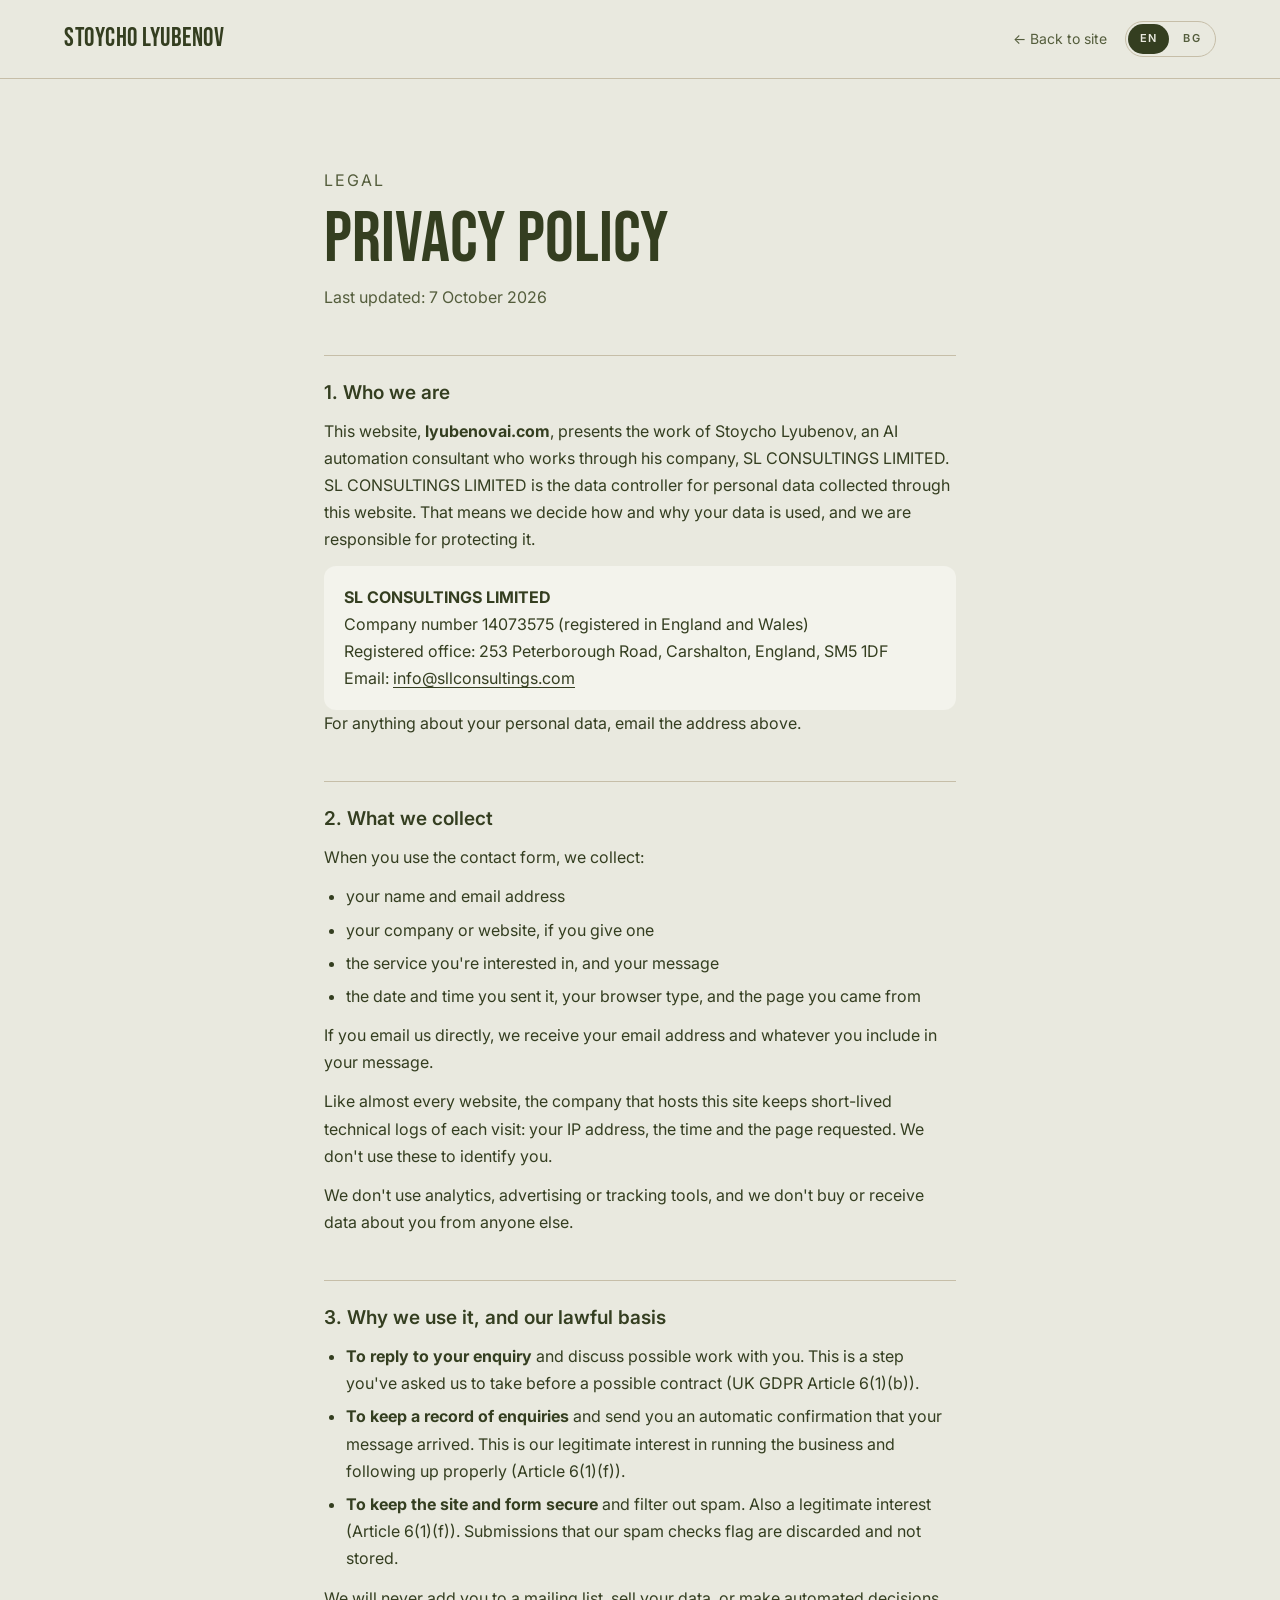
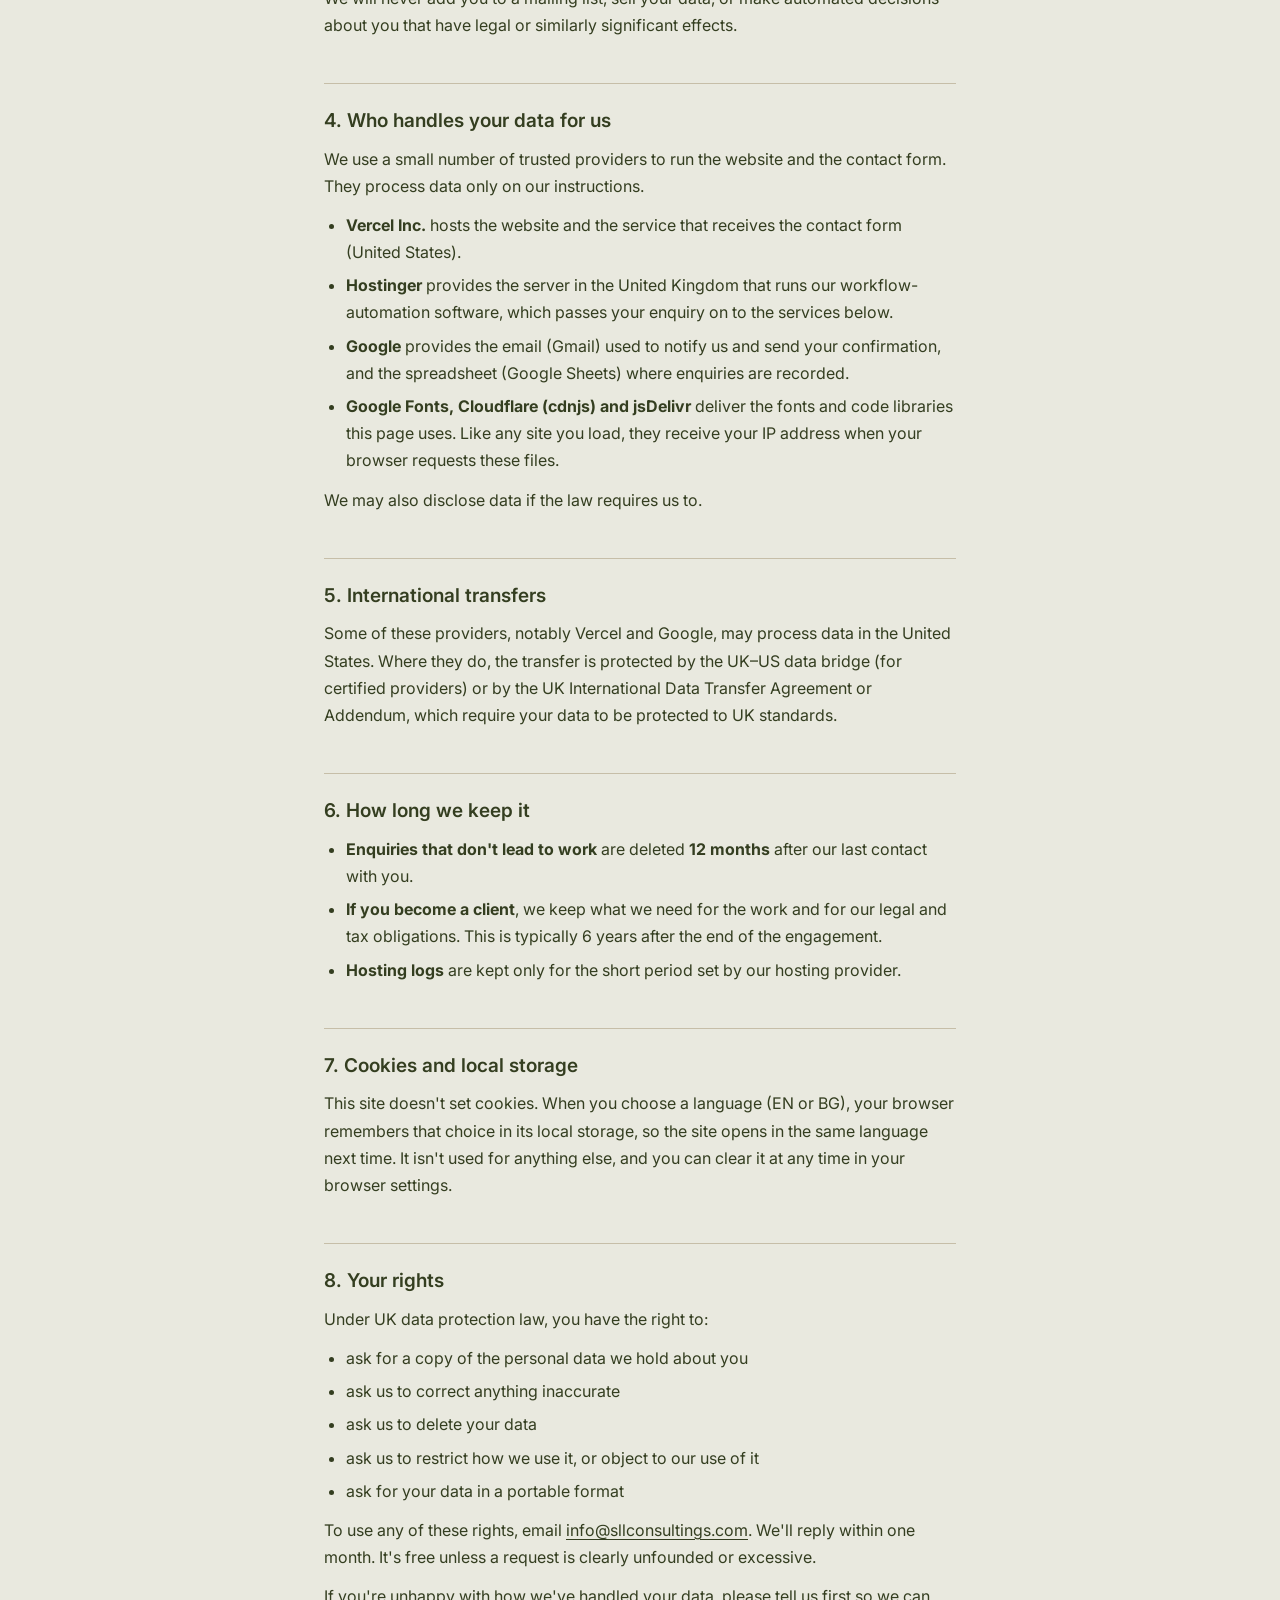
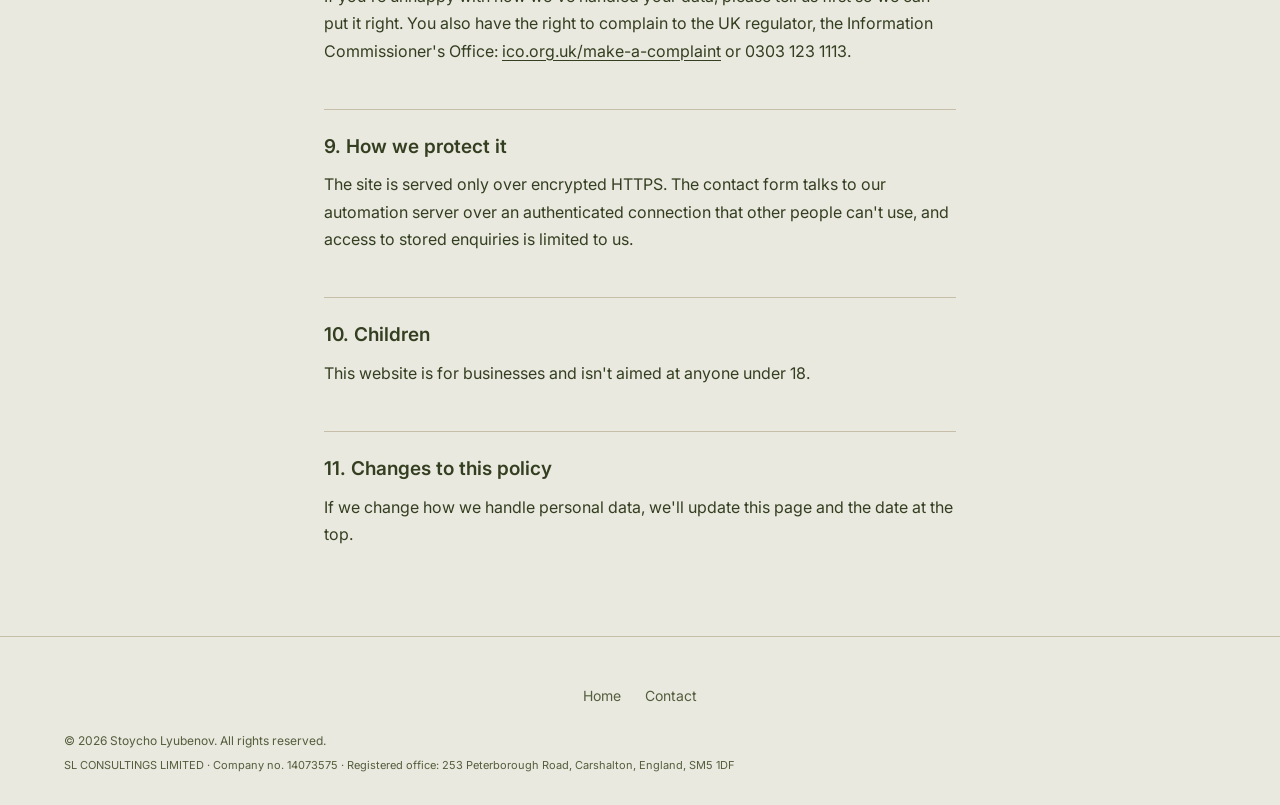
<file: privacy.html>
<!doctype html>
<html lang="en">
<head>
  <meta charset="utf-8" />
  <meta name="viewport" content="width=device-width, initial-scale=1" />
  <title>Privacy policy — Stoycho Lyubenov</title>
  <meta name="description" content="How SL CONSULTINGS LIMITED collects, uses and protects personal data submitted through lyubenovai.com." />
  <meta name="robots" content="index, follow" />
  <link rel="canonical" href="https://www.lyubenovai.com/privacy.html" />
  <link rel="icon" href="/favicon.ico" sizes="32x32" />
  <link rel="icon" href="/favicon.svg" type="image/svg+xml" />
  <link rel="apple-touch-icon" href="/apple-touch-icon.png" />
  <link rel="preconnect" href="https://fonts.googleapis.com" />
  <link rel="preconnect" href="https://fonts.gstatic.com" crossorigin />
  <link href="https://fonts.googleapis.com/css2?family=Bebas+Neue&family=Inter:wght@400;500;600&family=Oswald:wght@400;500&display=swap" rel="stylesheet" />
  <link rel="stylesheet" href="css/styles.css" />
</head>
<body class="legal-page">

  <!-- Language-specific elements carry data-lang-block; the script at the bottom
       shows one language. Without JS, the English blocks show and BG stays hidden. -->
  <header class="legal-bar">
    <a href="index.html" class="legal-bar__name" data-home-link>
      <span data-lang-block="en">Stoycho Lyubenov</span>
      <span data-lang-block="bg" hidden>Стойчо Любенов</span>
    </a>
    <div class="legal-bar__actions">
      <a href="index.html" class="legal-bar__back" data-home-link>
        <span data-lang-block="en">← Back to site</span>
        <span data-lang-block="bg" hidden>← Обратно към сайта</span>
      </a>
      <div class="langswitch" role="group" aria-label="Language">
        <button type="button" data-lang="en" aria-pressed="true" class="is-active">EN</button>
        <button type="button" data-lang="bg" aria-pressed="false">BG</button>
      </div>
    </div>
  </header>

  <main>
    <!-- ======================= ENGLISH ======================= -->
    <article class="legal" lang="en" data-lang-block="en">
      <p class="legal__label">Legal</p>
      <h1>Privacy policy</h1>
      <p class="legal__updated">Last updated: 7 October 2026</p>

      <h2>1. Who we are</h2>
      <p>This website, <strong>lyubenovai.com</strong>, presents the work of Stoycho Lyubenov, an AI automation consultant who works through his company, SL CONSULTINGS LIMITED. SL CONSULTINGS LIMITED is the data controller for personal data collected through this website. That means we decide how and why your data is used, and we are responsible for protecting it.</p>
      <address>
        <strong>SL CONSULTINGS LIMITED</strong><br />
        Company number 14073575 (registered in England and Wales)<br />
        Registered office: 253 Peterborough Road, Carshalton, England, SM5 1DF<br />
        Email: <a href="mailto:info@sllconsultings.com">info@sllconsultings.com</a>
      </address>
      <p>For anything about your personal data, email the address above.</p>

      <h2>2. What we collect</h2>
      <p>When you use the contact form, we collect:</p>
      <ul>
        <li>your name and email address</li>
        <li>your company or website, if you give one</li>
        <li>the service you're interested in, and your message</li>
        <li>the date and time you sent it, your browser type, and the page you came from</li>
      </ul>
      <p>If you email us directly, we receive your email address and whatever you include in your message.</p>
      <p>Like almost every website, the company that hosts this site keeps short-lived technical logs of each visit: your IP address, the time and the page requested. We don't use these to identify you.</p>
      <p>We don't use analytics, advertising or tracking tools, and we don't buy or receive data about you from anyone else.</p>

      <h2>3. Why we use it, and our lawful basis</h2>
      <ul>
        <li><strong>To reply to your enquiry</strong> and discuss possible work with you. This is a step you've asked us to take before a possible contract (UK GDPR Article 6(1)(b)).</li>
        <li><strong>To keep a record of enquiries</strong> and send you an automatic confirmation that your message arrived. This is our legitimate interest in running the business and following up properly (Article 6(1)(f)).</li>
        <li><strong>To keep the site and form secure</strong> and filter out spam. Also a legitimate interest (Article 6(1)(f)). Submissions that our spam checks flag are discarded and not stored.</li>
      </ul>
      <p>We will never add you to a mailing list, sell your data, or make automated decisions about you that have legal or similarly significant effects.</p>

      <h2>4. Who handles your data for us</h2>
      <p>We use a small number of trusted providers to run the website and the contact form. They process data only on our instructions.</p>
      <ul>
        <li><strong>Vercel Inc.</strong> hosts the website and the service that receives the contact form (United States).</li>
        <li><strong>Hostinger</strong> provides the server in the United Kingdom that runs our workflow-automation software, which passes your enquiry on to the services below.</li>
        <li><strong>Google</strong> provides the email (Gmail) used to notify us and send your confirmation, and the spreadsheet (Google Sheets) where enquiries are recorded.</li>
        <li><strong>Google Fonts, Cloudflare (cdnjs) and jsDelivr</strong> deliver the fonts and code libraries this page uses. Like any site you load, they receive your IP address when your browser requests these files.</li>
      </ul>
      <p>We may also disclose data if the law requires us to.</p>

      <h2>5. International transfers</h2>
      <p>Some of these providers, notably Vercel and Google, may process data in the United States. Where they do, the transfer is protected by the UK–US data bridge (for certified providers) or by the UK International Data Transfer Agreement or Addendum, which require your data to be protected to UK standards.</p>

      <h2>6. How long we keep it</h2>
      <ul>
        <li><strong>Enquiries that don't lead to work</strong> are deleted <strong>12 months</strong> after our last contact with you.</li>
        <li><strong>If you become a client</strong>, we keep what we need for the work and for our legal and tax obligations. This is typically 6 years after the end of the engagement.</li>
        <li><strong>Hosting logs</strong> are kept only for the short period set by our hosting provider.</li>
      </ul>

      <h2>7. Cookies and local storage</h2>
      <p>This site doesn't set cookies. When you choose a language (EN or BG), your browser remembers that choice in its local storage, so the site opens in the same language next time. It isn't used for anything else, and you can clear it at any time in your browser settings.</p>

      <h2>8. Your rights</h2>
      <p>Under UK data protection law, you have the right to:</p>
      <ul>
        <li>ask for a copy of the personal data we hold about you</li>
        <li>ask us to correct anything inaccurate</li>
        <li>ask us to delete your data</li>
        <li>ask us to restrict how we use it, or object to our use of it</li>
        <li>ask for your data in a portable format</li>
      </ul>
      <p>To use any of these rights, email <a href="mailto:info@sllconsultings.com">info@sllconsultings.com</a>. We'll reply within one month. It's free unless a request is clearly unfounded or excessive.</p>
      <p>If you're unhappy with how we've handled your data, please tell us first so we can put it right. You also have the right to complain to the UK regulator, the Information Commissioner's Office: <a href="https://ico.org.uk/make-a-complaint/" rel="noopener">ico.org.uk/make-a-complaint</a> or 0303 123 1113.</p>

      <h2>9. How we protect it</h2>
      <p>The site is served only over encrypted HTTPS. The contact form talks to our automation server over an authenticated connection that other people can't use, and access to stored enquiries is limited to us.</p>

      <h2>10. Children</h2>
      <p>This website is for businesses and isn't aimed at anyone under 18.</p>

      <h2>11. Changes to this policy</h2>
      <p>If we change how we handle personal data, we'll update this page and the date at the top.</p>
    </article>

    <!-- ======================= БЪЛГАРСКИ ======================= -->
    <article class="legal" lang="bg" data-lang-block="bg" hidden>
      <p class="legal__label">Правна информация</p>
      <h1>Политика за поверителност</h1>
      <p class="legal__updated">Последна актуализация: 7 октомври 2026 г.</p>

      <h2>1. Кои сме ние</h2>
      <p>Този уебсайт, <strong>lyubenovai.com</strong>, представя работата на Стойчо Любенов, консултант по AI автоматизация, който работи чрез своята компания SL CONSULTINGS LIMITED. SL CONSULTINGS LIMITED е администратор на личните данни, събирани чрез този уебсайт. Това означава, че ние решаваме как и защо се използват вашите данни и носим отговорност за тяхната защита.</p>
      <address>
        <strong>SL CONSULTINGS LIMITED</strong><br />
        Фирмен номер 14073575 (регистрирана в Англия и Уелс)<br />
        Седалище: 253 Peterborough Road, Carshalton, England, SM5 1DF<br />
        Имейл: <a href="mailto:info@sllconsultings.com">info@sllconsultings.com</a>
      </address>
      <p>За всякакви въпроси относно вашите лични данни ни пишете на горния имейл.</p>

      <h2>2. Какви данни събираме</h2>
      <p>Когато използвате формата за контакт, събираме:</p>
      <ul>
        <li>вашето име и имейл адрес</li>
        <li>вашата компания или уебсайт, ако посочите такива</li>
        <li>услугата, която ви интересува, и вашето съобщение</li>
        <li>датата и часа на изпращане, типа на вашия браузър и страницата, от която идвате</li>
      </ul>
      <p>Ако ни пишете директно по имейл, получаваме вашия имейл адрес и всичко, което включите в съобщението си.</p>
      <p>Както при почти всеки уебсайт, компанията, която хоства сайта, съхранява краткотрайни технически записи за всяко посещение: вашия IP адрес, часа и заявената страница. Не ги използваме, за да ви идентифицираме.</p>
      <p>Не използваме инструменти за анализ, реклама или проследяване и не купуваме и не получаваме данни за вас от трети страни.</p>

      <h2>3. За какво използваме данните и на какво основание</h2>
      <ul>
        <li><strong>За да отговорим на запитването ви</strong> и да обсъдим евентуална съвместна работа. Това е стъпка, която сте поискали преди евентуално сключване на договор (чл. 6, пар. 1, буква „б“ от UK GDPR).</li>
        <li><strong>За да водим регистър на запитванията</strong> и да ви изпратим автоматично потвърждение, че съобщението ви е получено. Това е наш законен интерес да управляваме бизнеса си и да отговаряме коректно (чл. 6, пар. 1, буква „е“).</li>
        <li><strong>За да поддържаме сайта и формата сигурни</strong> и да филтрираме спам. Също законен интерес (чл. 6, пар. 1, буква „е“). Съобщения, отбелязани от проверките ни като спам, се изтриват и не се съхраняват.</li>
      </ul>
      <p>Никога няма да ви добавим към списък за разпращане, да продадем данните ви или да вземаме автоматизирани решения за вас, които имат правни или подобно значими последици.</p>

      <h2>4. Кой обработва данните ви от наше име</h2>
      <p>Използваме малък брой доверени доставчици, за да поддържаме уебсайта и формата за контакт. Те обработват данни само по наши указания.</p>
      <ul>
        <li><strong>Vercel Inc.</strong> хоства уебсайта и услугата, която получава формата за контакт (Съединени щати).</li>
        <li><strong>Hostinger</strong> предоставя сървъра в Обединеното кралство, на който работи нашият софтуер за автоматизация. Той препраща запитването ви към услугите по-долу.</li>
        <li><strong>Google</strong> предоставя имейла (Gmail), чрез който получаваме известие и ви изпращаме потвърждение, и таблицата (Google Sheets), в която се записват запитванията.</li>
        <li><strong>Google Fonts, Cloudflare (cdnjs) и jsDelivr</strong> доставят шрифтовете и библиотеките, които страницата използва. Както при всеки зареден сайт, те получават вашия IP адрес, когато браузърът ви поиска тези файлове.</li>
      </ul>
      <p>Можем да разкрием данни и ако законът ни задължава.</p>

      <h2>5. Предаване на данни извън Обединеното кралство</h2>
      <p>Някои от тези доставчици, по-специално Vercel и Google, могат да обработват данни в Съединените щати. В такъв случай предаването е защитено чрез споразумението „UK–US data bridge“ (за сертифицирани доставчици) или чрез Споразумението или Допълнението на Обединеното кралство за международно предаване на данни, които изискват данните ви да бъдат защитени по стандартите на Обединеното кралство.</p>

      <h2>6. Колко дълго съхраняваме данните</h2>
      <ul>
        <li><strong>Запитвания, които не водят до работа</strong>, се изтриват <strong>12 месеца</strong> след последния ни контакт с вас.</li>
        <li><strong>Ако станете клиент</strong>, съхраняваме необходимото за работата и за законовите и данъчните ни задължения. Обикновено това е 6 години след приключване на ангажимента.</li>
        <li><strong>Техническите записи на хостинга</strong> се пазят само за краткия срок, определен от доставчика.</li>
      </ul>

      <h2>7. Бисквитки и локално съхранение</h2>
      <p>Този сайт не използва бисквитки. Когато изберете език (EN или BG), браузърът ви запомня избора в локалното си хранилище, за да се отвори сайтът на същия език следващия път. Това не се използва за нищо друго и можете да го изчистите по всяко време от настройките на браузъра си.</p>

      <h2>8. Вашите права</h2>
      <p>Съгласно законодателството за защита на данните в Обединеното кралство имате право:</p>
      <ul>
        <li>да поискате копие от личните данни, които съхраняваме за вас</li>
        <li>да поискате да коригираме неточни данни</li>
        <li>да поискате да изтрием данните ви</li>
        <li>да поискате да ограничим използването им или да възразите срещу него</li>
        <li>да получите данните си в преносим формат</li>
      </ul>
      <p>За да упражните някое от тези права, пишете на <a href="mailto:info@sllconsultings.com">info@sllconsultings.com</a>. Ще отговорим в рамките на един месец. Услугата е безплатна, освен ако искането е явно неоснователно или прекомерно.</p>
      <p>Ако не сте доволни от начина, по който сме обработили данните ви, моля, първо ни уведомете, за да можем да го поправим. Имате право и да подадете жалба до британския надзорен орган, Information Commissioner's Office: <a href="https://ico.org.uk/make-a-complaint/" rel="noopener">ico.org.uk/make-a-complaint</a> или +44 303 123 1113.</p>

      <h2>9. Как защитаваме данните</h2>
      <p>Сайтът се зарежда само през криптирана HTTPS връзка. Формата за контакт комуникира с нашия сървър за автоматизация през защитена с удостоверяване връзка, която други не могат да използват, а достъпът до съхранените запитвания е ограничен само до нас.</p>

      <h2>10. Деца</h2>
      <p>Този уебсайт е предназначен за бизнеса и не е насочен към лица под 18 години.</p>

      <h2>11. Промени в тази политика</h2>
      <p>Ако променим начина, по който обработваме лични данни, ще актуализираме тази страница и датата в началото ѝ.</p>
    </article>
  </main>

  <footer class="footer">
    <nav class="footer__nav" aria-label="Footer">
      <a href="index.html" data-home-link>
        <span data-lang-block="en">Home</span>
        <span data-lang-block="bg" hidden>Начало</span>
      </a>
      <a href="index.html#contact" data-home-link data-hash="#contact">
        <span data-lang-block="en">Contact</span>
        <span data-lang-block="bg" hidden>Контакт</span>
      </a>
    </nav>
    <p class="footer__copy">
      <span data-lang-block="en">© 2026 Stoycho Lyubenov. All rights reserved.</span>
      <span data-lang-block="bg" hidden>© 2026 Стойчо Любенов. Всички права запазени.</span>
    </p>
    <p class="footer__company">
      <span data-lang-block="en">SL CONSULTINGS LIMITED · Company no. 14073575 · Registered office: 253 Peterborough Road, Carshalton, England, SM5 1DF</span>
      <span data-lang-block="bg" hidden>SL CONSULTINGS LIMITED · Фирмен № 14073575 · Седалище: 253 Peterborough Road, Carshalton, England, SM5 1DF</span>
    </p>
  </footer>

  <script>
    /* Shares the homepage's language preference: ?lang= → localStorage "lang" → English.
       Deliberately not js/i18n.js, whose apply() would overwrite this page's title. */
    (function () {
      const TITLES = {
        en: "Privacy policy — Stoycho Lyubenov",
        bg: "Политика за поверителност — Стойчо Любенов",
      };
      const LANGS = Object.keys(TITLES);

      function readStored() {
        try { return localStorage.getItem("lang"); } catch { return null; }
      }
      function writeStored(lang) {
        try { localStorage.setItem("lang", lang); } catch { /* private mode */ }
      }

      function apply(lang) {
        document.querySelectorAll("[data-lang-block]").forEach((el) => {
          el.hidden = el.dataset.langBlock !== lang;
        });
        document.querySelectorAll(".langswitch button[data-lang]").forEach((btn) => {
          const on = btn.dataset.lang === lang;
          btn.setAttribute("aria-pressed", String(on));
          btn.classList.toggle("is-active", on);
        });
        /* Links home carry the language, so visitors who came via ?lang= keep it */
        document.querySelectorAll("[data-home-link]").forEach((a) => {
          a.href = "index.html?lang=" + lang + (a.dataset.hash || "");
        });
        document.documentElement.lang = lang;
        document.title = TITLES[lang];
      }

      const fromUrl = new URLSearchParams(location.search).get("lang");
      const stored = readStored();
      apply(LANGS.includes(fromUrl) ? fromUrl : LANGS.includes(stored) ? stored : "en");

      document.querySelectorAll(".langswitch button[data-lang]").forEach((btn) => {
        btn.addEventListener("click", () => {
          writeStored(btn.dataset.lang);
          apply(btn.dataset.lang);
        });
      });
    })();
  </script>
</body>
</html>
</file>
<file: css/styles.css>
:root {
  /* Sage & Linen palette */
  --frost: #E9E9DF;      /* Chalk: main background */
  --spring: #D3DBC5;     /* Pale Sage: section backgrounds */
  --khaki: #C6BEA8;      /* Natural Linen: cards, borders, subtle accents */
  --ivy: #858D6D;        /* Garden Sage: decorative only (2.85:1 on Chalk, too low for text) */
  --serpentine: #343E20; /* Deep Olive: headings, body text, buttons */
  --muted: #545D3C;      /* Secondary text: Deep Olive toward Sage, 5.7:1 on Chalk, 4.9:1 on Pale Sage */
  --white: #F3F3EC;      /* Raised surfaces, a lift above Chalk */

  --font-display: "Bebas Neue", "Impact", "Arial Narrow", sans-serif;
  --font-body: "Inter", system-ui, -apple-system, "Segoe UI", sans-serif;

  --sidebar-w: 260px;
  --content-max: 1100px;
  --pad: clamp(24px, 5vw, 72px);
  --radius: 18px;
}

*, *::before, *::after { box-sizing: border-box; }

html { scroll-behavior: smooth; }

body {
  margin: 0;
  background: var(--frost);
  color: var(--serpentine);
  font-family: var(--font-body);
  font-size: 16px;
  line-height: 1.6;
  -webkit-font-smoothing: antialiased;
  overflow-x: hidden;
}

img { max-width: 100%; display: block; }
a { color: inherit; text-decoration: none; }
ul, ol { margin: 0; padding: 0; list-style: none; }
h1, h2, h3, p { margin: 0; }

/* ---------- Top bar (mobile) ---------- */
.topbar {
  display: none;
  position: sticky;
  top: 0;
  z-index: 40;
  align-items: center;
  justify-content: space-between;
  padding: 14px 20px;
  background: color-mix(in srgb, var(--frost) 88%, transparent);
  backdrop-filter: blur(10px);
  border-bottom: 1px solid var(--khaki);
}
.topbar__name { font-family: var(--font-display); font-size: 22px; letter-spacing: .04em; }
.topbar__actions { display: flex; align-items: center; gap: 10px; }
.topbar .langswitch { display: none; }
.topbar__toggle {
  width: 44px; height: 44px;
  border: 1px solid var(--khaki);
  border-radius: 50%;
  background: transparent;
  display: grid; place-items: center; gap: 5px;
  cursor: pointer;
}
.topbar__toggle span {
  width: 18px; height: 2px; background: var(--serpentine);
  transition: transform .3s, opacity .3s;
}
.topbar__toggle[aria-expanded="true"] span:first-child { transform: translateY(3.5px) rotate(45deg); }
.topbar__toggle[aria-expanded="true"] span:last-child { transform: translateY(-3.5px) rotate(-45deg); }

/* ---------- Sidebar ---------- */
.sidebar {
  position: fixed;
  inset: 0 auto 0 0;
  width: var(--sidebar-w);
  padding: 44px 32px;
  border-right: 1px solid var(--khaki);
  background: var(--frost);
  display: flex;
  flex-direction: column;
  gap: 36px;
  z-index: 50;
  overflow-y: auto;
}
.sidebar__avatar {
  width: 64px; height: 64px;
  border-radius: 50%;
  object-fit: cover;
  filter: grayscale(1);
  border: 2px solid var(--spring);
}
.sidebar__role {
  margin-top: 14px;
  font-size: 11px;
  letter-spacing: .12em;
  text-transform: uppercase;
  color: var(--muted);
  line-height: 1.5;
}
.sidebar__name {
  margin-top: 8px;
  font-family: var(--font-display);
  font-size: 30px;
  line-height: .95;
  letter-spacing: .02em;
}
.sidebar__nav { display: flex; flex-direction: column; gap: 10px; }
.sidebar__nav a {
  font-size: 15px;
  color: var(--muted);
  padding-left: 14px;
  position: relative;
  transition: color .25s;
}
.sidebar__nav a::before {
  content: "";
  position: absolute; left: 0; top: 50%;
  width: 6px; height: 6px; border-radius: 50%;
  background: var(--serpentine);
  transform: translateY(-50%) scale(0);
  transition: transform .25s;
}
.sidebar__nav a:hover, .sidebar__nav a.is-active { color: var(--serpentine); }
.sidebar__nav a.is-active::before { transform: translateY(-50%) scale(1); }

.sidebar__label {
  font-size: 11px;
  letter-spacing: .12em;
  text-transform: uppercase;
  color: var(--muted);
  margin-bottom: 10px;
}
/* Five 34px circles + gaps have to clear the 196px sidebar measure, so the gap
   is sized to leave slack rather than wrap one link onto a lonely second row. */
.sidebar__social { display: flex; flex-wrap: wrap; gap: 5px; }
.sidebar__social a {
  width: 34px; height: 34px;
  display: grid; place-items: center;
  border: 1px solid var(--khaki);
  border-radius: 50%;
  font-size: 12px; font-weight: 600;
  transition: background .25s, color .25s;
}
.sidebar__social a:hover { background: var(--serpentine); color: var(--frost); }
.sidebar__scrim { display: none; }

/* ---------- Language switch ---------- */
.langswitch {
  display: inline-flex;
  border: 1px solid var(--khaki);
  border-radius: 999px;
  padding: 2px;
  gap: 2px;
}
.langswitch button {
  font: inherit;
  font-size: 11px;
  font-weight: 600;
  letter-spacing: .12em;
  color: var(--muted);
  background: transparent;
  border: 0;
  border-radius: 999px;
  padding: 6px 12px;
  cursor: pointer;
  transition: background .25s, color .25s;
}
.langswitch button:hover { color: var(--serpentine); }
.langswitch button.is-active { background: var(--serpentine); color: var(--frost); }
.langswitch button:focus-visible {
  outline: none;
  box-shadow: 0 0 0 3px color-mix(in srgb, var(--ivy) 25%, transparent);
}

/* ---------- Content ---------- */
.content { margin-left: var(--sidebar-w); }

.section {
  padding: clamp(72px, 10vw, 128px) var(--pad);
  max-width: calc(var(--content-max) + var(--pad) * 2);
  position: relative;
}
.section::before {
  content: "";
  position: absolute;
  top: 0; left: 0; right: 0;
  height: 1px;
  background: var(--khaki);
  transform: scaleX(0);
  transform-origin: left center;
  transition: transform 1s cubic-bezier(.22,1,.36,1);
}
.section.is-drawn::before { transform: scaleX(1); }
.no-motion .section::before { transform: scaleX(1); }
.why::before { display: none; }
.section__label {
  font-size: 11px;
  letter-spacing: .14em;
  text-transform: uppercase;
  color: var(--muted);
  margin-bottom: 18px;
}
.section__label--light { color: var(--spring); }
.section__title {
  font-family: var(--font-display);
  font-size: clamp(36px, 5vw, 64px);
  line-height: 1;
  letter-spacing: .01em;
  max-width: 20ch;
  margin-bottom: clamp(36px, 5vw, 64px);
}

/* ---------- Buttons ---------- */
.btn {
  display: inline-flex; align-items: center; gap: 10px;
  padding: 16px 26px;
  border-radius: 999px;
  font-weight: 500;
  font-size: 15px;
  border: 1px solid transparent;
  cursor: pointer;
  transition: transform .25s, background .25s, color .25s;
}
.btn span { transition: transform .25s; }
.btn:hover { transform: translateY(-2px); }
.btn:hover span { transform: translate(2px, -2px); }
.btn--primary { background: var(--serpentine); color: var(--frost); }
.btn--light { background: var(--frost); color: var(--serpentine); }
.btn--block { width: 100%; justify-content: center; }
.link-arrow { font-weight: 500; display: inline-flex; gap: 6px; margin-top: 18px; }

/* ---------- Hero ---------- */
.hero {
  display: grid;
  grid-template-columns: 1.1fr 1fr;
  align-items: center;
  gap: 32px;
  padding: clamp(32px, 4vw, 56px) var(--pad) 0;
  max-width: calc(var(--content-max) + var(--pad) * 2);
  overflow: hidden;
}
.hero__eyebrow { font-size: 14px; color: var(--muted); margin-bottom: 10px; }
.hero__title {
  font-family: var(--font-display);
  font-size: clamp(64px, 9vw, 128px);
  line-height: .9;
  letter-spacing: .01em;
  display: flex; flex-direction: column;
}
.hero__line { display: block; }
.hero__tagline {
  margin-top: 24px;
  max-width: 42ch;
  font-size: 17px;
  color: var(--muted);
}
.hero__status {
  margin-top: 22px;
  display: flex; align-items: center; gap: 8px;
  font-size: 13px;
  color: var(--muted);
}
.dot {
  width: 8px; height: 8px; border-radius: 50%;
  background: #5B8C3E;
  box-shadow: 0 0 0 0 rgba(91,140,62,.5);
  animation: pulse 2s infinite;
}
@keyframes pulse {
  0% { box-shadow: 0 0 0 0 rgba(91,140,62,.45); }
  70% { box-shadow: 0 0 0 10px rgba(91,140,62,0); }
  100% { box-shadow: 0 0 0 0 rgba(91,140,62,0); }
}
.hero__actions {
  margin-top: 26px;
  display: flex; align-items: center; flex-wrap: wrap; gap: 20px;
}
.hero__meta { font-size: 13px; color: var(--muted); }

.hero__visual {
  display: grid; place-items: end center;
  align-self: end;
  height: 100%;
}
.hero__media {
  width: min(100%, 540px);
  aspect-ratio: 4 / 5;
  position: relative;
}
.hero__video, .hero__still {
  position: absolute; inset: 0;
  width: 100%; height: 100%;
  object-fit: cover;
  object-position: 50% 72%;
  filter: grayscale(1) contrast(1.06);
  -webkit-mask-image:
    linear-gradient(to right, transparent 0, #000 16%, #000 84%, transparent 100%),
    linear-gradient(to bottom, #000 62%, transparent 100%);
  mask-image:
    linear-gradient(to right, transparent 0, #000 16%, #000 84%, transparent 100%),
    linear-gradient(to bottom, #000 62%, transparent 100%);
  -webkit-mask-composite: source-in;
  mask-composite: intersect;
}
.hero__video { mix-blend-mode: multiply; opacity: 0; transition: opacity .6s ease; }
/* Visible by default so the hero is never an empty box — if the clip is blocked,
   rejected, or JS never runs, the photo is already there and simply stays */
.hero__still { opacity: 1; transform: none; transform-origin: 50% 100%; transition: opacity .8s ease, transform .9s ease; }
.hero__media.is-playing .hero__video { opacity: 1; }
.hero__media.is-fallback .hero__still, .no-motion .hero__still { opacity: 1; transform: none; }
.hero__media.is-playing .hero__still { opacity: 0; }

/* ---------- Marquee ---------- */
.marquee {
  margin-left: 0;
  border-top: 1px solid var(--khaki);
  border-bottom: 1px solid var(--khaki);
  overflow: hidden;
  padding: 18px 0;
  background: var(--spring);
}
.marquee__track {
  display: flex; gap: 48px;
  width: max-content;
  animation: marquee 32s linear infinite;
}
.marquee__track span {
  font-family: var(--font-display);
  font-size: 22px;
  letter-spacing: .06em;
  color: var(--muted);
  white-space: nowrap;
}
/* Bulgarian sets the lane in caps — Cyrillic lowercase reads small next to the
   English tech names it sits beside, and the extra tracking keeps it from
   tightening up. */
html[lang="bg"] .marquee__track span { text-transform: uppercase; letter-spacing: .09em; }
.marquee__track span::after { content: "◆"; margin-left: 48px; font-size: 9px; vertical-align: middle; opacity: .5; }
@keyframes marquee { to { transform: translateX(-50%); } }

/* ---------- About ---------- */
.stats {
  display: grid;
  grid-template-columns: repeat(5, 1fr);
  gap: 24px;
  margin-bottom: clamp(40px, 6vw, 72px);
}
.stat {
  padding: 24px 0;
  border-top: 1px solid var(--khaki);
}
.stat__num, .stat__suffix {
  font-family: var(--font-display);
  font-size: clamp(48px, 5vw, 72px);
  line-height: 1;
}
.stat__suffix { color: var(--muted); }
.stat p { margin-top: 8px; font-size: 13px; color: var(--muted); }

.about__grid {
  display: grid;
  grid-template-columns: 1.3fr 1fr;
  gap: 40px;
}
.about__copy p + p { margin-top: 18px; }
.about__copy { font-size: 17px; }
.about__card {
  background: var(--spring);
  border-radius: var(--radius);
  padding: 32px;
}
.about__card-label {
  font-size: 11px; letter-spacing: .12em; text-transform: uppercase;
  color: var(--muted); margin-bottom: 14px;
}
.about__card li {
  padding: 10px 0;
  border-top: 1px solid var(--khaki);
  font-size: 15px;
}

/* ---------- Services ---------- */
.services__grid {
  display: grid;
  grid-template-columns: repeat(3, 1fr);
  gap: 20px;
}
.card {
  background: var(--white);
  border: 1px solid var(--khaki);
  border-radius: var(--radius);
  padding: 28px;
  display: flex; flex-direction: column; gap: 14px;
  transition: transform .3s, background .3s, border-color .3s;
}
.card:hover { transform: translateY(-4px); background: var(--spring); border-color: var(--spring); }
.card__num { font-family: var(--font-display); font-size: 22px; color: var(--muted); }
.card h3 { font-family: var(--font-display); font-size: 30px; line-height: 1; letter-spacing: .01em; }
.card p { font-size: 14px; color: var(--muted); flex: 1; }

/* The web build card leads the grid, so it runs the full width in one row */
.card--featured {
  grid-column: 1 / -1;
  display: grid;
  grid-template-columns: auto minmax(0, 1.15fr) minmax(0, 1fr);
  gap: 24px 36px;
  align-items: start;
  padding: 32px;
}
.card__lead { display: flex; flex-direction: column; gap: 12px; }
.card--featured h3 { font-size: 38px; }
.card--featured p { font-size: 15px; max-width: 52ch; }
.card--featured .chips { align-content: flex-start; }
.card__tag {
  align-self: flex-start;
  font-size: 11px;
  letter-spacing: .12em;
  text-transform: uppercase;
  color: var(--serpentine);
  background: var(--spring);
  border-radius: 999px;
  padding: 4px 10px;
}
.card--featured:hover .card__tag { background: var(--frost); }

.chips { display: flex; flex-wrap: wrap; gap: 6px; }
.chips li {
  font-size: 12px;
  padding: 5px 10px;
  border-radius: 999px;
  border: 1px solid var(--khaki);
  background: var(--frost);
}
.chips--lg li { font-size: 13px; padding: 8px 14px; background: var(--white); }

/* ---------- Process ----------
   The warm band. Khaki gets no surface area anywhere else on the page, and this
   is the flattest section — no cards, just hairlines — so it carries the colour
   without fighting anything. `max-width: none` lets it bleed the full content
   column (same trick as .why); the right padding then re-caps the text measure
   so the timeline lines up with the sections above and below. */
.process {
  max-width: none;
  background: var(--khaki);
  padding-right: max(var(--pad), calc(100% - var(--content-max) - var(--pad)));
}
/* Sage on linen is 1.9:1, too low for anything. Deep Olive is 6.1:1. */
.process .section__label { color: var(--serpentine); }
.process::before { background: var(--ivy); }

.timeline { display: flex; flex-direction: column; }
.timeline__item {
  position: relative;
  display: grid;
  grid-template-columns: 140px 1fr;
  gap: 24px;
  padding: 32px 0;
}
.timeline__item::before {
  content: "";
  position: absolute;
  top: 0; left: 0; right: 0;
  height: 1px;
  background: var(--ivy);
  transform: scaleX(0);
  transform-origin: left center;
  transition: transform .9s cubic-bezier(.22,1,.36,1);
}
.timeline__item.is-drawn::before { transform: scaleX(1); }
.no-motion .timeline__item::before { transform: scaleX(1); }
.timeline__item:last-child { border-bottom: 1px solid var(--ivy); }
.timeline__num {
  font-family: var(--font-display);
  font-size: 22px;
  color: var(--serpentine);
  letter-spacing: .04em;
}
.timeline__item h3 { font-family: var(--font-display); font-size: 36px; line-height: 1; margin-bottom: 10px; }
/* Softened off full serpentine so the body copy doesn't read heavier here than
   the ivy paragraphs elsewhere, but still ~5.4:1 on khaki. */
.timeline__item p { max-width: 60ch; color: color-mix(in srgb, var(--serpentine) 78%, var(--khaki)); }

/* ---------- Web build ---------- */
.webbuild__lead {
  max-width: 60ch;
  margin-bottom: clamp(16px, 3vw, 32px);
  font-size: 17px;
  color: var(--muted);
}

/* ---------- Toolkit ---------- */
.toolkit__groups { display: flex; flex-direction: column; gap: 10px; }
.group {
  position: relative;
  border: 1px solid var(--khaki);
  border-radius: var(--radius);
  background: var(--white);
  overflow: hidden;
  transition: background .4s ease, border-color .4s ease;
}
.group::before {
  content: "";
  position: absolute;
  left: 0; top: 0; bottom: 0;
  width: 3px;
  background: var(--serpentine);
  transform: scaleY(0);
  transform-origin: top;
  transition: transform .45s cubic-bezier(.4,0,.2,1);
}
.group[open] { background: var(--spring); border-color: var(--spring); }
.group[open]::before { transform: scaleY(1); }

.group summary {
  cursor: pointer;
  list-style: none;
  padding: 22px 26px;
  display: grid;
  grid-template-columns: 48px 1fr auto 28px;
  align-items: center;
  gap: 12px;
  transition: background .3s ease;
}
.group summary::-webkit-details-marker { display: none; }
.group summary:hover { background: color-mix(in srgb, var(--spring) 55%, transparent); }
.group summary:focus-visible { outline: 2px solid var(--ivy); outline-offset: -3px; }

.group__num {
  font-family: var(--font-display);
  font-size: 20px;
  color: var(--muted);
  letter-spacing: .06em;
  transition: transform .3s ease, color .3s ease;
}
.group__title {
  font-family: var(--font-display);
  font-size: clamp(22px, 2.4vw, 30px);
  line-height: 1;
  letter-spacing: .01em;
  transition: transform .3s ease;
}
.group__count {
  font-size: 11px;
  letter-spacing: .12em;
  text-transform: uppercase;
  color: var(--muted);
  white-space: nowrap;
}
.group summary:hover .group__num { transform: translateX(4px); color: var(--serpentine); }
.group summary:hover .group__title { transform: translateX(4px); }

.group__icon { position: relative; width: 18px; height: 18px; justify-self: end; }
.group__icon::before, .group__icon::after {
  content: "";
  position: absolute;
  left: 50%; top: 50%;
  background: var(--serpentine);
  transition: transform .35s cubic-bezier(.4,0,.2,1);
}
.group__icon::before { width: 16px; height: 1.5px; transform: translate(-50%, -50%); }
.group__icon::after { width: 1.5px; height: 16px; transform: translate(-50%, -50%) scaleY(1); }
.group[open] .group__icon::after { transform: translate(-50%, -50%) scaleY(0); }

.group__body { overflow: hidden; }
.group__body .chips { padding: 0 26px 26px; }
.chips--lg li {
  transition: transform .25s ease, border-color .25s ease, background .25s ease;
}
.chips--lg li:hover {
  transform: translateY(-2px);
  border-color: var(--muted);
  background: var(--frost);
}

/* ---------- Why ---------- */
.why {
  background: var(--serpentine);
  color: var(--frost);
  border-top: none;
  max-width: none;
  display: grid;
  grid-template-columns: 1fr 1fr;
  gap: 48px;
  align-items: center;
}
.why__cta h2 {
  font-family: var(--font-display);
  font-size: clamp(40px, 5vw, 72px);
  line-height: .95;
  margin-bottom: 28px;
  max-width: 14ch;
}
.pills { display: flex; flex-wrap: wrap; gap: 8px; }
.pills li {
  font-size: 13px;
  padding: 9px 16px;
  border-radius: 999px;
  border: 1px solid var(--ivy);
  color: var(--spring);
}

/* ---------- Contact ---------- */
.form { display: flex; flex-direction: column; gap: 18px; max-width: 720px; }
.form__row { display: grid; grid-template-columns: 1fr 1fr; gap: 18px; }
.form label {
  display: flex; flex-direction: column; gap: 8px;
  font-size: 12px; letter-spacing: .08em; text-transform: uppercase; color: var(--muted);
}
.form input, .form select, .form textarea {
  font: inherit;
  font-size: 15px;
  color: var(--serpentine);
  background: var(--white);
  border: 1px solid var(--khaki);
  border-radius: 12px;
  padding: 14px 16px;
  outline: none;
  transition: border-color .25s, box-shadow .25s;
}
.form input:focus, .form select:focus, .form textarea:focus {
  border-color: var(--muted);
  box-shadow: 0 0 0 3px color-mix(in srgb, var(--ivy) 25%, transparent);
}
.form textarea { resize: vertical; }

/* Honeypot: off-screen rather than display:none, which many bots skip over.
   Absolutely positioned so it adds no gap to the form's flex column. */
.form__trap {
  position: absolute;
  left: -9999px;
  width: 1px; height: 1px;
  opacity: 0;
  pointer-events: none;
}
.form button[disabled] { opacity: .6; cursor: progress; }
.form__note { font-size: 13px; color: var(--muted); }
.form__note a { text-decoration: underline; text-underline-offset: 3px; }
.form__status { font-size: 14px; color: var(--muted); min-height: 1.4em; }
.form__status.is-error { color: #8a2f1f; }
.form__status.is-ok { color: #3f6b26; }

.contact__meta {
  margin-top: 40px;
  display: flex; align-items: center; gap: 12px;
  font-size: 15px;
}
.contact__meta img { width: 40px; height: 40px; border-radius: 50%; filter: grayscale(1); }
.contact__meta a { border-bottom: 1px solid var(--khaki); }

/* ---------- Footer ---------- */
.footer {
  margin-left: var(--sidebar-w);
  padding: 48px var(--pad) 32px;
  border-top: 1px solid var(--khaki);
  overflow: hidden;
  container-type: inline-size;
}
.footer__nav { display: flex; gap: 24px; justify-content: center; font-size: 14px; color: var(--muted); }
.footer__nav a:hover { color: var(--serpentine); }
.footer__big {
  margin-top: 28px;
  font-family: var(--font-display);
  font-size: 12.5cqw;
  line-height: .9;
  text-align: center;
  white-space: nowrap;
  color: transparent;
  -webkit-text-stroke: 1.5px var(--khaki);
  letter-spacing: .02em;
}
.footer__copy { margin-top: 24px; font-size: 12px; color: var(--muted); }
.footer__company { margin-top: 6px; font-size: 11px; line-height: 1.5; color: var(--muted); }

/* ---------- Line masks for heading reveals ---------- */
.line {
  display: block;
  overflow: hidden;
  padding-bottom: .09em;
  margin-bottom: -.09em;
}
.line__inner { display: block; will-change: transform; }

/* ---------- Reveal (initial state; GSAP animates in) ---------- */
[data-reveal] { opacity: 0; transform: translateY(44px); }
.no-motion [data-reveal] { opacity: 1; transform: none; }
[data-hero] { opacity: 0; transform: translateY(32px); }
.no-motion [data-hero] { opacity: 1; transform: none; }

/* ---------- Responsive ---------- */
@media (max-width: 1023px) {
  .topbar { display: flex; }
  .topbar .langswitch { display: inline-flex; }
  .topbar .langswitch button { padding: 6px 10px; }
  .sidebar {
    transform: translateX(-100%);
    transition: transform .35s cubic-bezier(.4,0,.2,1);
    width: min(320px, 85vw);
    box-shadow: 0 0 60px rgba(0,0,0,.15);
  }
  .sidebar.is-open { transform: translateX(0); }
  .sidebar__scrim {
    display: block;
    position: fixed; inset: 0;
    background: rgba(52,62,32,.35);
    opacity: 0; pointer-events: none;
    transition: opacity .35s;
    z-index: 45;
  }
  .sidebar__scrim.is-open { opacity: 1; pointer-events: auto; }
  .content, .footer { margin-left: 0; }
  .hero {
    grid-template-columns: 1fr;
    min-height: auto;
    padding-top: 40px;
  }
  .hero__visual { order: -1; place-items: center; }
  .hero__media { width: min(80vw, 380px); }
  .services__grid { grid-template-columns: repeat(2, 1fr); }
  .card--featured { grid-template-columns: 1fr; gap: 20px; }
  .card--featured h3 { font-size: 32px; }
  .why { grid-template-columns: 1fr; }
  .stats { grid-template-columns: repeat(2, 1fr); }
  .about__grid { grid-template-columns: 1fr; }
}

@media (max-width: 640px) {
  .group summary {
    grid-template-columns: 30px 1fr 20px;
    padding: 18px 18px;
    gap: 10px;
  }
  .group__count { display: none; }
  .group__title { font-size: 19px; }
  .group__icon { width: 14px; height: 14px; }
  .group__icon::before { width: 13px; }
  .group__icon::after { height: 13px; }
  .group__body .chips { padding: 0 18px 20px; gap: 5px; }
  .chips--lg li { font-size: 12px; padding: 6px 11px; }

  .services__grid { grid-template-columns: 1fr; }
  .timeline__item { grid-template-columns: 1fr; gap: 8px; }
  .form__row { grid-template-columns: 1fr; }
  .hero__title { font-size: clamp(56px, 18vw, 96px); }
  .footer__nav { flex-wrap: wrap; gap: 14px 20px; }
}

@media (prefers-reduced-motion: reduce) {
  html { scroll-behavior: auto; }
  .marquee__track { animation: none; }
  .dot { animation: none; }
}

/* ---------- Bulgarian ----------
   Bebas Neue has no Cyrillic, so BG swaps in Oswald. Bebas is caps-only and the
   display rules rely on that; Oswald has lowercase, hence the explicit casing. */
html[lang="bg"] {
  --font-display: "Oswald", "Arial Narrow", "Impact", sans-serif;
}
html[lang="bg"] .topbar__name,
html[lang="bg"] .sidebar__name,
html[lang="bg"] .hero__title,
html[lang="bg"] .section__title,
html[lang="bg"] .card h3,
html[lang="bg"] .timeline__item h3,
html[lang="bg"] .timeline__num,
html[lang="bg"] .why__cta h2,
html[lang="bg"] .footer__big,
html[lang="bg"] .group__title {
  text-transform: uppercase;
  letter-spacing: 0;
}
/* Oswald sets wider than Bebas, so the sizes are tuned to make the Cyrillic
   fill the same share of its box as the Latin does */
html[lang="bg"] .hero__title { font-size: clamp(50px, 6.9vw, 98px); }
html[lang="bg"] .sidebar__name { font-size: 26px; }
html[lang="bg"] .footer__big { font-size: 10.9cqw; }
html[lang="bg"] .card h3 { font-size: 26px; }
html[lang="bg"] .card--featured h3 { font-size: 32px; }
html[lang="bg"] .timeline__item h3 { font-size: 30px; }

@media (max-width: 640px) {
  html[lang="bg"] .hero__title { font-size: clamp(42px, 13.8vw, 76px); }
}

/* ---------- Legal pages (privacy.html) ---------- */
/* No sidebar here, so the bar and footer sit full width */
.legal-page .footer { margin-left: 0; }
.legal-bar {
  display: flex; align-items: center; justify-content: space-between; gap: 16px;
  padding: 18px var(--pad);
  border-bottom: 1px solid var(--khaki);
}
.legal-bar__name { font-family: var(--font-display); font-size: 26px; letter-spacing: .02em; }
.legal-bar__actions { display: flex; align-items: center; gap: 18px; }
.legal-bar__back { font-size: 14px; color: var(--muted); }
.legal-bar__back:hover { color: var(--serpentine); }
html[lang="bg"] .legal-bar__name { font-family: "Oswald", var(--font-body); font-size: 22px; }

.legal { max-width: 760px; margin: 0 auto; padding: clamp(40px, 7vw, 88px) var(--pad); }
.legal__label { font-size: 12px; letter-spacing: .12em; text-transform: uppercase; color: var(--muted); }
.legal h1 {
  margin: 10px 0 8px;
  font-family: var(--font-display);
  font-size: clamp(44px, 7vw, 72px);
  line-height: 1;
  font-weight: 400;
}
html[lang="bg"] .legal h1 { font-family: "Oswald", var(--font-body); font-weight: 500; font-size: clamp(34px, 5.5vw, 56px); line-height: 1.1; }
.legal__updated { font-size: 14px; color: var(--muted); }
.legal h2 {
  margin: 44px 0 12px;
  padding-top: 24px;
  border-top: 1px solid var(--khaki);
  font-size: 19px;
  font-weight: 600;
  line-height: 1.35;
}
.legal p, .legal li { font-size: 16px; line-height: 1.7; }
.legal p + p, .legal p + ul, .legal ul + p { margin-top: 12px; }
.legal ul { list-style: disc; padding-left: 22px; }
.legal li + li { margin-top: 6px; }
.legal a { text-decoration: underline; text-underline-offset: 3px; }
.legal address {
  margin-top: 12px; padding: 18px 20px;
  font-style: normal; line-height: 1.7;
  background: var(--white); border-radius: 12px;
}

@media (max-width: 640px) {
  .legal-bar { flex-wrap: wrap; }
  .legal-bar__name { font-size: 22px; }
}
</file>
